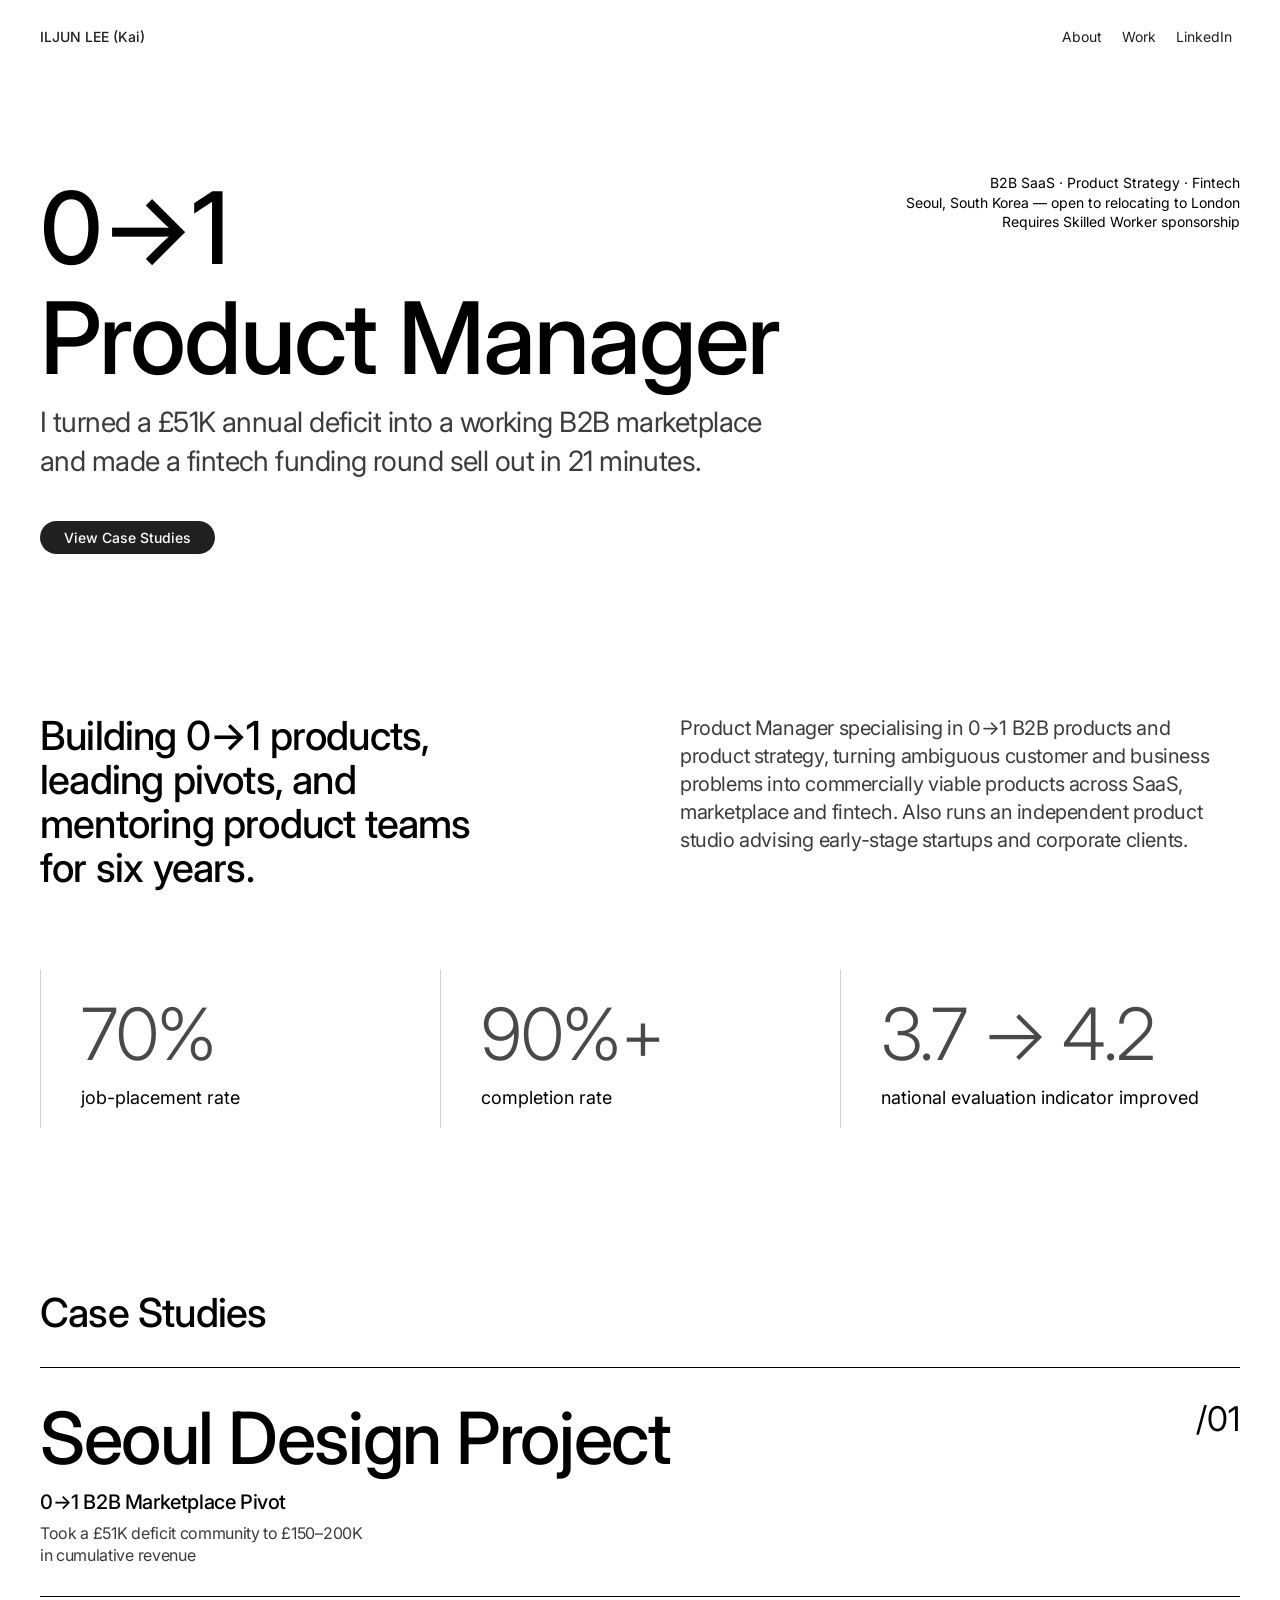
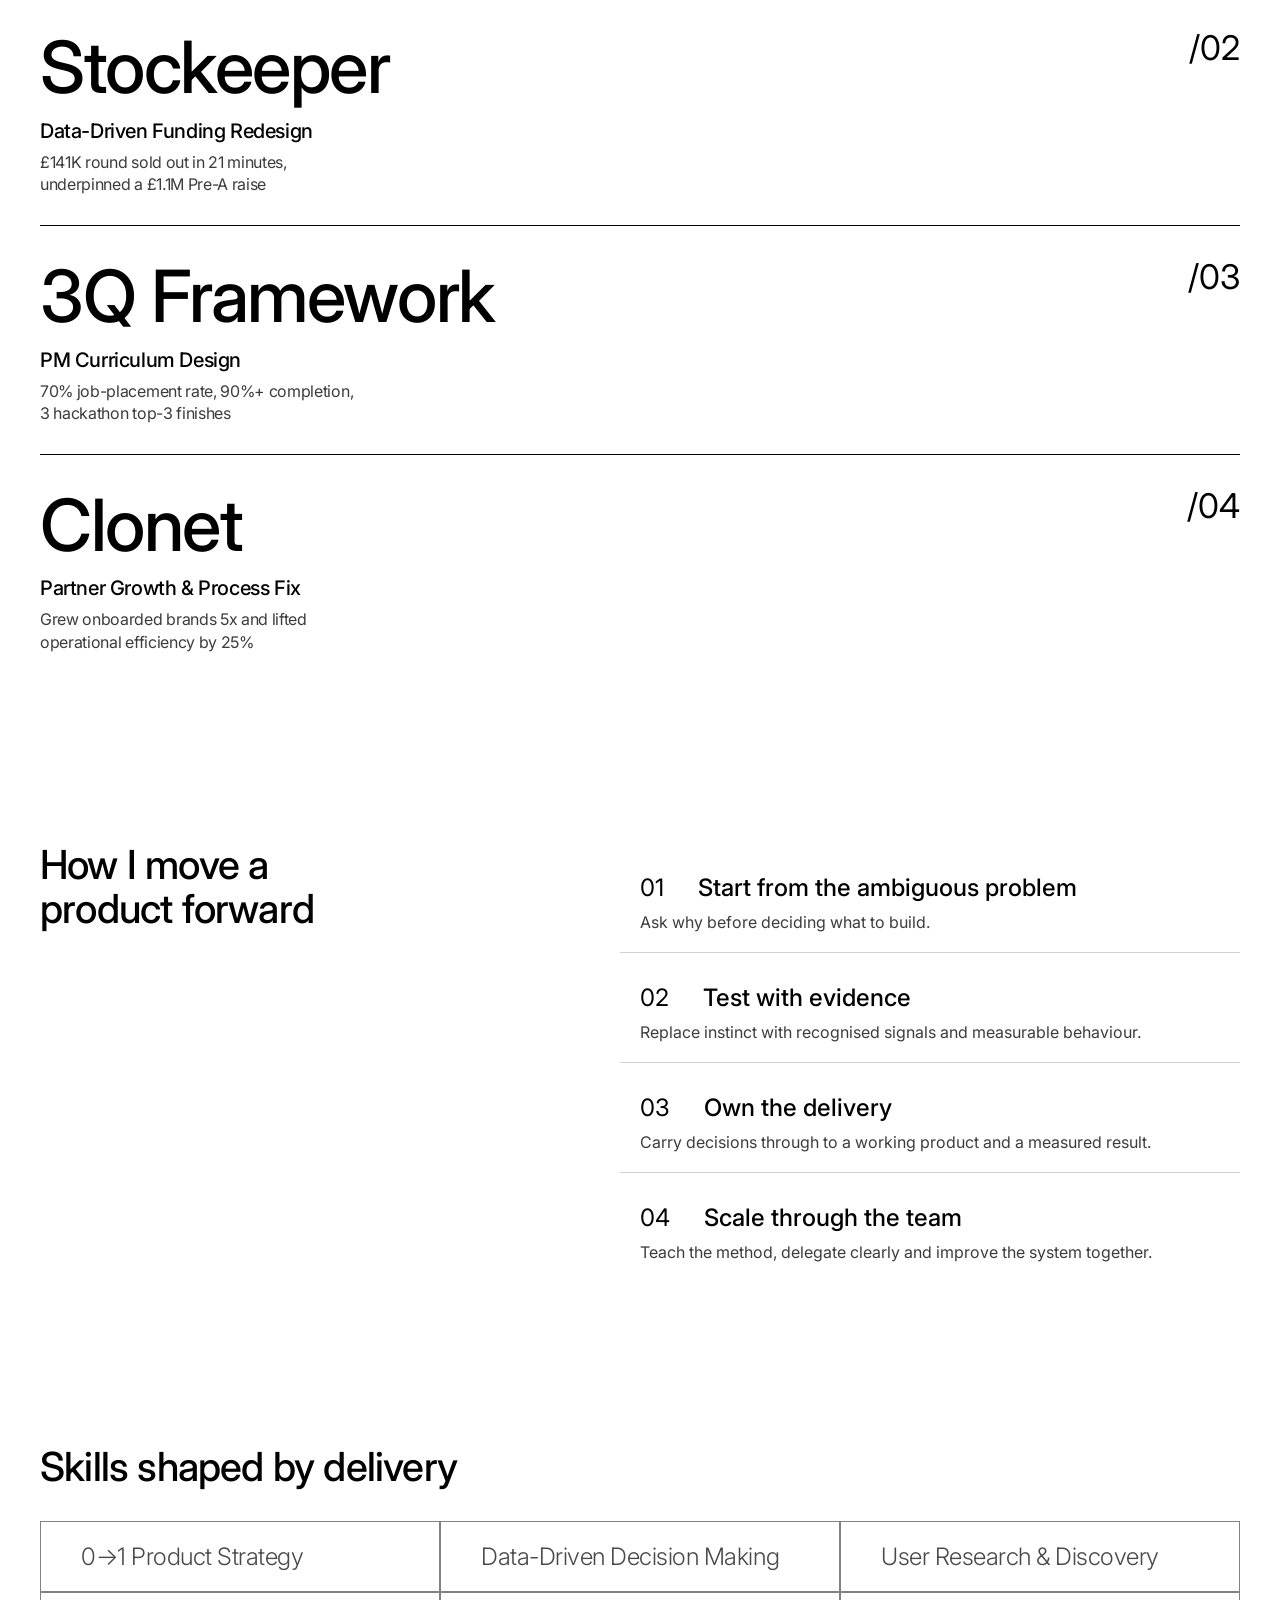
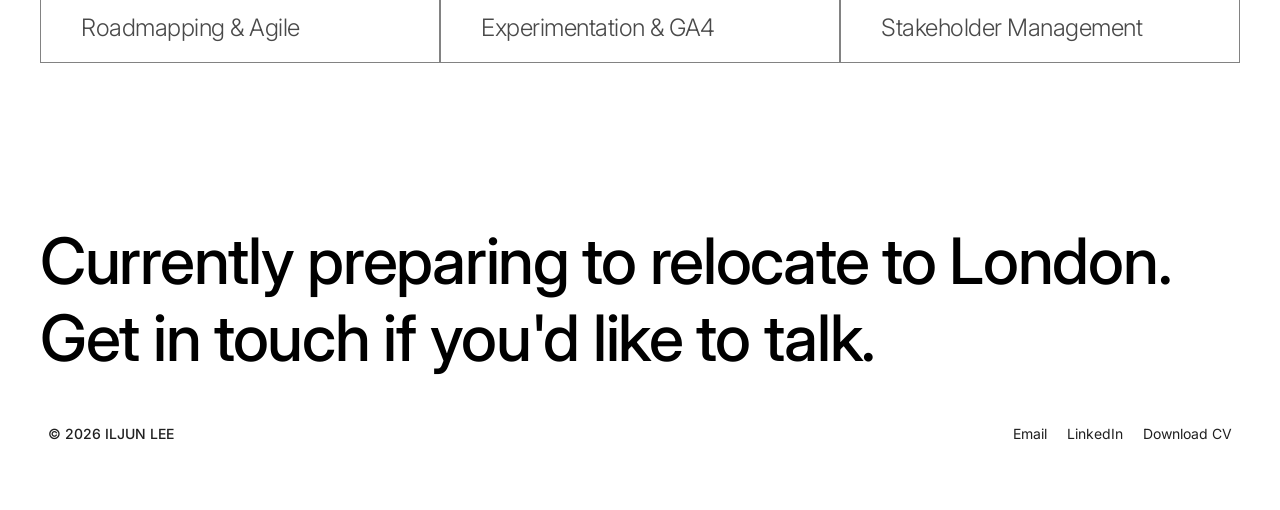
<file: index.html>
<!DOCTYPE html>
  <html lang="en">
  <head>
  <meta charset="UTF-8">
  <meta name="viewport" content="width=device-width, initial-scale=1.0">
  <title>Iljun Lee (Kai) — 0→1 Product Manager</title>
  <meta name="description" content="0-to-1 Product Manager. B2B SaaS, Product Strategy, Fintech. Seoul, open to relocating to London. Requires Skilled Worker sponsorship.">
  <link rel="stylesheet" href="styles.css">
  </head>
  <body>

  <nav class="top">
    <a class="name" href="index.html">ILJUN LEE (Kai)</a>
    <div class="links">
      <a href="#about">About</a>
      <a href="#work">Work</a>
      <a href="https://linkedin.com/in/iljunlee" target="_blank">LinkedIn</a>
    </div>
  </nav>

  <main>

    <section id="hero">
      <div class="hero-top">
        <h1>0→1<br>Product Manager</h1>
        <p class="meta">B2B SaaS · Product Strategy · Fintech<br>Seoul, South Korea — open to relocating to London<br>Requires Skilled Worker sponsorship</p>
    </div>
    <div class="hero-sub">
      <p>I turned a £51K annual deficit into a working B2B marketplace<br>and made a fintech funding round sell out in 21 minutes.</p>
        <a href="#work" class="btn">View Case Studies</a>
      </div>
    </section>

    <section id="about">
      <div class="about-row">
        <h2>Building 0→1 products, leading pivots, and mentoring product teams for six years.</h2>
        <p class="about-text">Product Manager specialising in 0→1 B2B products and product strategy, turning ambiguous customer and business problems into commercially viable products across SaaS, marketplace and fintech. Also runs an independent product studio advising early-stage startups and corporate clients.</p>
      </div>
      <div class="stats">
        <div class="stat">
          <div class="num">70%</div>
          <div class="label">job-placement rate</div>
        </div>
        <div class="stat">
          <div class="num">90%+</div>
          <div class="label">completion rate</div>
        </div>
        <div class="stat">
          <div class="num">3.7 → 4.2</div>
          <div class="label">national evaluation indicator improved</div>
        </div>
      </div>
    </section>

    <section id="work">
      <h2 class="section-heading">Case Studies</h2>
      <hr class="hr">
      <div class="work-list">
        <a class="work-item" href="case-1.html">
          <div>
            <h3>Seoul Design Project</h3>
          <div class="sub">0→1 B2B Marketplace Pivot</div>
          <div class="desc">Took a £51K deficit community to £150–200K<br>in cumulative revenue</div>
        </div>
        <div class="index">/01</div>
      </a>
      <a class="work-item" href="case-2.html">
          <div>
            <h3>Stockeeper</h3>
            <div class="sub">Data-Driven Funding Redesign</div>
          <div class="desc">£141K round sold out in 21 minutes,<br>underpinned a £1.1M Pre-A raise</div>
          </div>
          <div class="index">/02</div>
        </a>
        <a class="work-item" href="case-3.html">
          <div>
            <h3>3Q Framework</h3>
            <div class="sub">PM Curriculum Design</div>
            <div class="desc">70% job-placement rate, 90%+ completion,<br>3 hackathon top-3 finishes</div>
          </div>
          <div class="index">/03</div>
        </a>
        <a class="work-item" href="case-4.html">
          <div>
            <h3>Clonet</h3>
            <div class="sub">Partner Growth &amp; Process Fix</div>
          <div class="desc">Grew onboarded brands 5x and lifted<br>operational efficiency by 25%</div>
          </div>
          <div class="index">/04</div>
        </a>
      </div>
    </section>

    <section id="how">
      <div class="how-row">
        <h2>How I move a<br>product forward</h2>
        <div class="how-list">
          <div class="how-step">
            <div class="row"><span class="n">01</span><span class="t">Start from the ambiguous problem</span></div>
          <p>Ask why before deciding what to build.</p>
          </div>
          <div class="how-step">
            <div class="row"><span class="n">02</span><span class="t">Test with evidence</span></div>
          <p>Replace instinct with recognised signals and measurable behaviour.</p>
          </div>
          <div class="how-step">
            <div class="row"><span class="n">03</span><span class="t">Own the delivery</span></div>
          <p>Carry decisions through to a working product and a measured result.</p>
          </div>
          <div class="how-step">
            <div class="row"><span class="n">04</span><span class="t">Scale through the team</span></div>
            <p>Teach the method, delegate clearly and improve the system together.</p>
          </div>
        </div>
      </div>
    </section>

    <section id="skills">
      <h2 class="section-heading">Skills shaped by delivery</h2>
      <div class="skills-grid">
        <div class="skill">0→1 Product Strategy</div>
      <div class="skill">Data-Driven Decision Making</div>
        <div class="skill">User Research &amp; Discovery</div>
        <div class="skill">Roadmapping &amp; Agile</div>
        <div class="skill">Experimentation &amp; GA4</div>
        <div class="skill">Stakeholder Management</div>
      </div>
    </section>

    <footer>
      <p class="bignote">Currently preparing to relocate to London. Get in touch if you'd like to talk.</p>
      <div class="row">
        <div class="copy">© 2026 ILJUN LEE</div>
        <div class="links">
          <a href="mailto:iljunlee201@gmail.com">Email</a>
          <a href="https://linkedin.com/in/iljunlee" target="_blank">LinkedIn</a>
          <a href="ILJUN_LEE_CV.pdf" target="_blank">Download CV</a>
        </div>
      </div>
    </footer>

  </main>

  </body>
  </html>
</file>
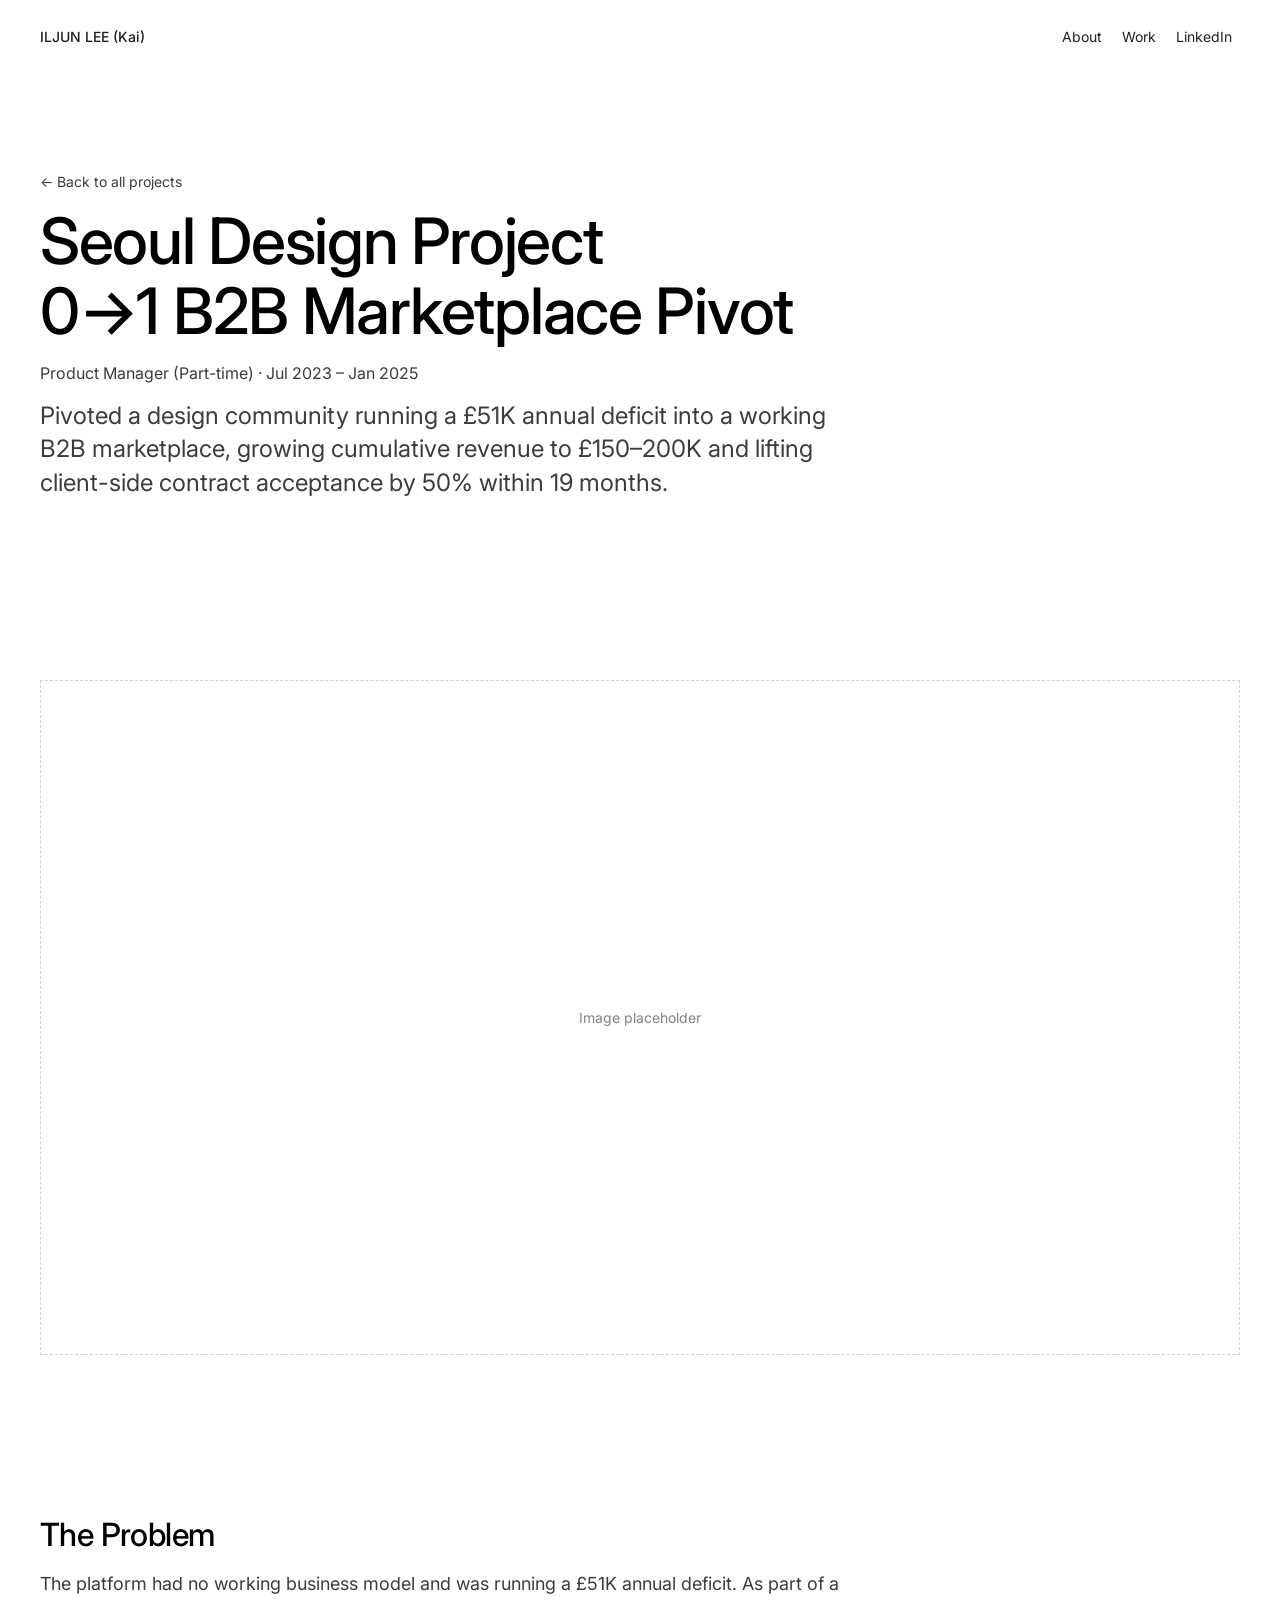
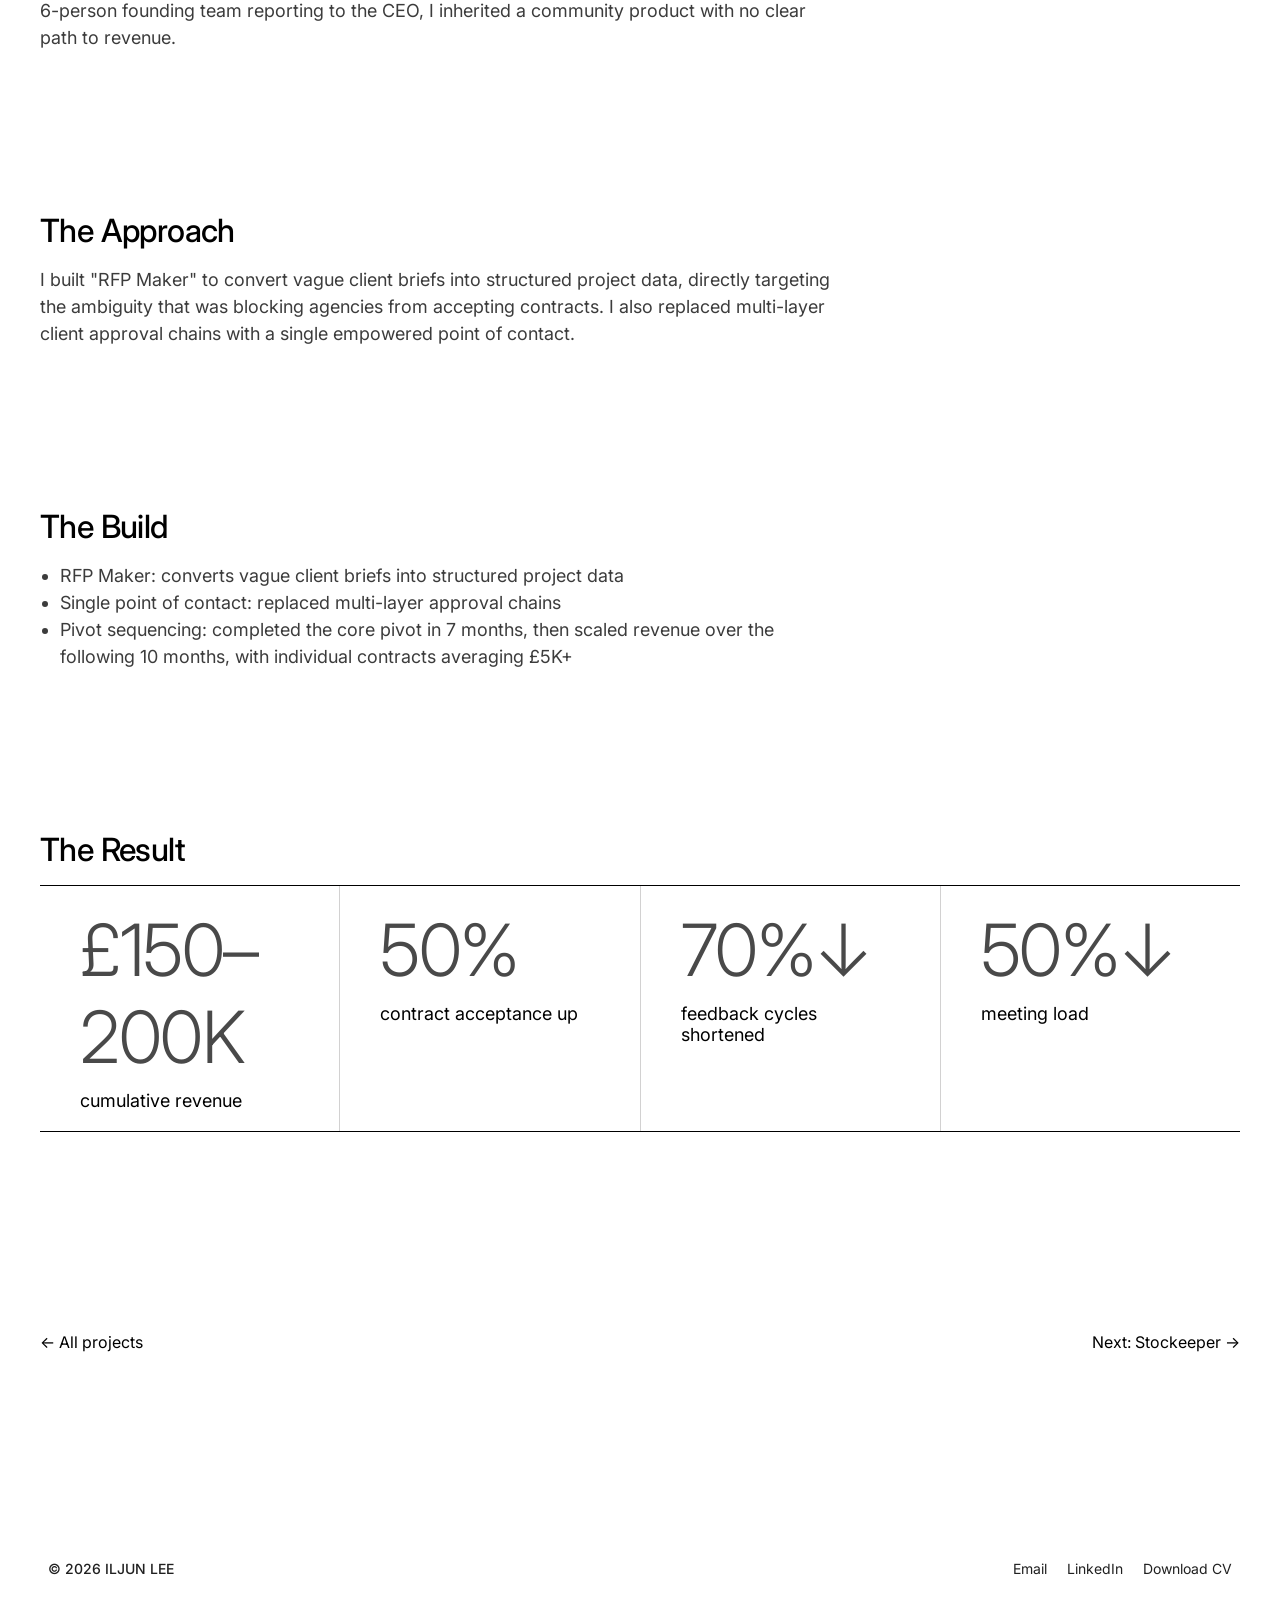
<file: case-1.html>
<!DOCTYPE html>
  <html lang="en">
  <head>
  <meta charset="UTF-8">
  <meta name="viewport" content="width=device-width, initial-scale=1.0">
  <title>Seoul Design Project — Iljun Lee</title>
<link rel="stylesheet" href="styles.css">
</head>
<body>

<nav class="top">
  <a class="name" href="index.html">ILJUN LEE (Kai)</a>
    <div class="links">
      <a href="index.html#about">About</a>
      <a href="index.html#work">Work</a>
      <a href="https://linkedin.com/in/iljunlee" target="_blank">LinkedIn</a>
    </div>
  </nav>

  <main>

    <section class="case-header">
      <a class="back" href="index.html#work">&larr; Back to all projects</a>
    <h1>Seoul Design Project<br>0→1 B2B Marketplace Pivot</h1>
    <p class="role">Product Manager (Part-time) · Jul 2023 – Jan 2025</p>
    <p class="summary">Pivoted a design community running a £51K annual deficit into a working B2B marketplace, growing cumulative revenue to £150–200K and lifting client-side contract acceptance by 50% within 19 months.</p>
    </section>

    <div class="img-placeholder">Image placeholder</div>

    <section class="case-block">
      <h2>The Problem</h2>
      <p>The platform had no working business model and was running a £51K annual deficit. As part of a 6-person founding team reporting to the CEO, I inherited a community product with no clear path to revenue.</p>
    </section>

    <section class="case-block">
      <h2>The Approach</h2>
      <p>I built "RFP Maker" to convert vague client briefs into structured project data, directly targeting the ambiguity that was blocking agencies from accepting contracts. I also replaced multi-layer client approval chains with a single empowered point of contact.</p>
  </section>

  <section class="case-block">
    <h2>The Build</h2>
    <ul>
      <li>RFP Maker: converts vague client briefs into structured project data</li>
        <li>Single point of contact: replaced multi-layer approval chains</li>
      <li>Pivot sequencing: completed the core pivot in 7 months, then scaled revenue over the following 10 months, with individual contracts averaging £5K+</li>
      </ul>
    </section>

    <section class="case-block">
      <h2>The Result</h2>
      <div class="case-results">
        <div class="stat"><div class="num">£150–200K</div><div class="label">cumulative revenue</div></div>
        <div class="stat"><div class="num">50%</div><div class="label">contract acceptance up</div></div>
      <div class="stat"><div class="num">70%↓</div><div class="label">feedback cycles shortened</div></div>
      <div class="stat"><div class="num">50%↓</div><div class="label">meeting load</div></div>
      </div>
    </section>

    <div class="case-nav">
      <a href="index.html#work">&larr; All projects</a>
    <a href="case-2.html">Next: Stockeeper &rarr;</a>
    </div>

    <footer>
      <div class="row">
        <div class="copy">© 2026 ILJUN LEE</div>
        <div class="links">
          <a href="mailto:iljunlee201@gmail.com">Email</a>
          <a href="https://linkedin.com/in/iljunlee" target="_blank">LinkedIn</a>
          <a href="ILJUN_LEE_CV.pdf" target="_blank">Download CV</a>
        </div>
      </div>
    </footer>

  </main>

  </body>
  </html>
</file>
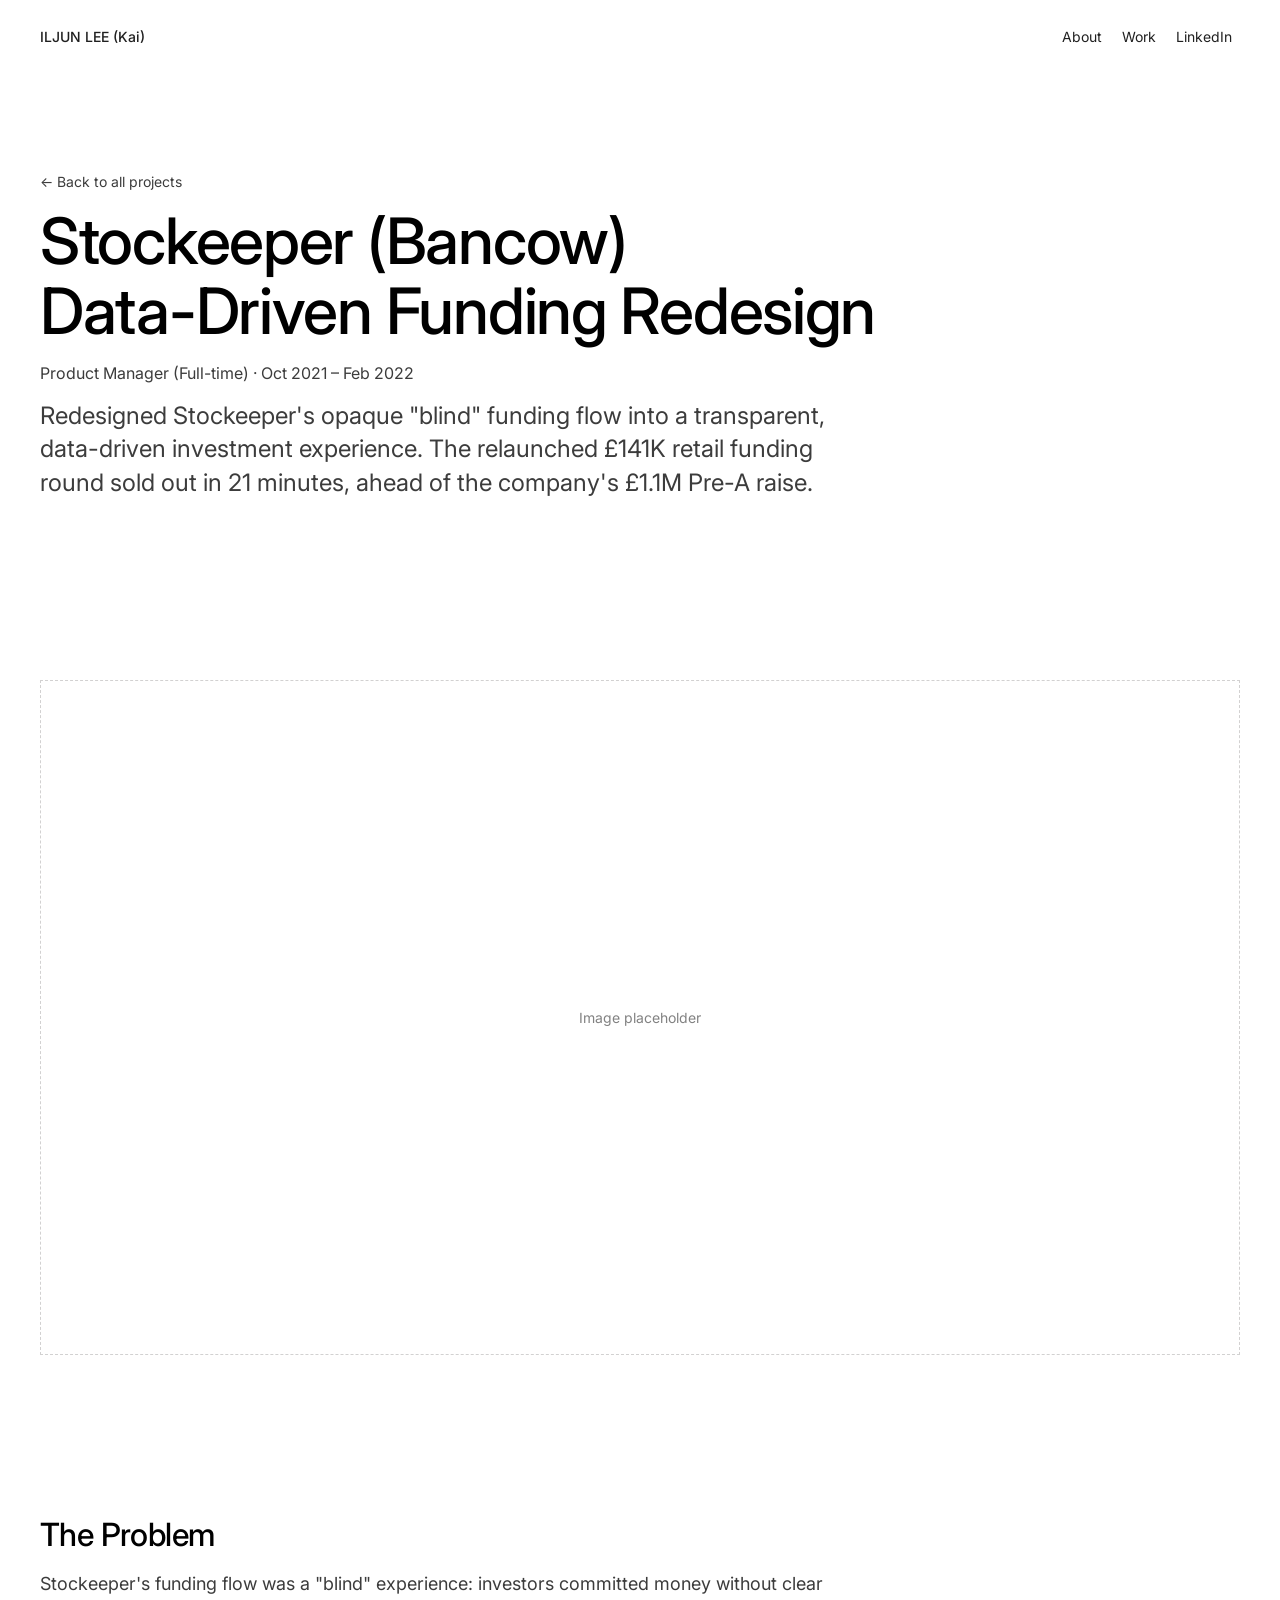
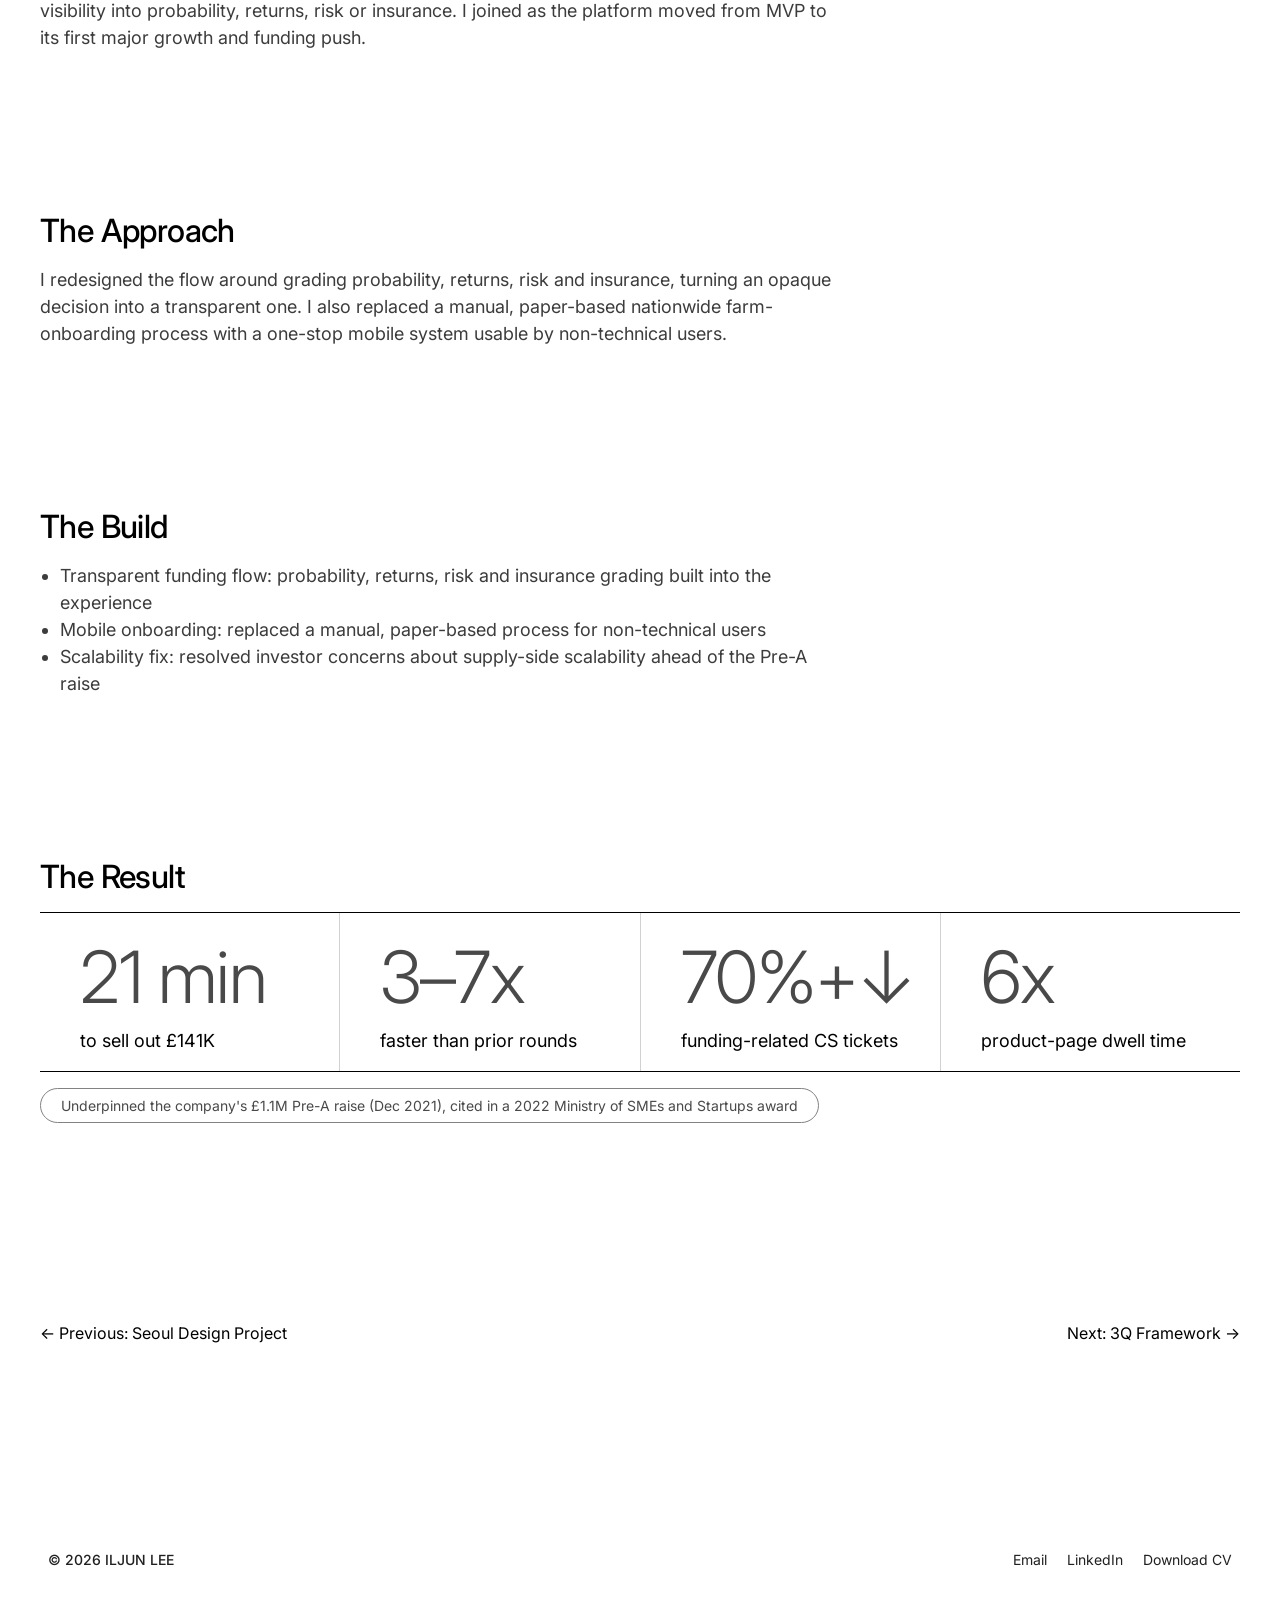
<file: case-2.html>
<!DOCTYPE html>
  <html lang="en">
  <head>
  <meta charset="UTF-8">
  <meta name="viewport" content="width=device-width, initial-scale=1.0">
  <title>Stockeeper — Iljun Lee</title>
<link rel="stylesheet" href="styles.css">
</head>
<body>

<nav class="top">
  <a class="name" href="index.html">ILJUN LEE (Kai)</a>
    <div class="links">
      <a href="index.html#about">About</a>
      <a href="index.html#work">Work</a>
      <a href="https://linkedin.com/in/iljunlee" target="_blank">LinkedIn</a>
    </div>
  </nav>

  <main>

    <section class="case-header">
      <a class="back" href="index.html#work">&larr; Back to all projects</a>
    <h1>Stockeeper (Bancow)<br>Data-Driven Funding Redesign</h1>
    <p class="role">Product Manager (Full-time) · Oct 2021 – Feb 2022</p>
    <p class="summary">Redesigned Stockeeper's opaque "blind" funding flow into a transparent, data-driven investment experience. The relaunched £141K retail funding round sold out in 21 minutes, ahead of the company's £1.1M Pre-A raise.</p>
    </section>

    <div class="img-placeholder">Image placeholder</div>

    <section class="case-block">
      <h2>The Problem</h2>
      <p>Stockeeper's funding flow was a "blind" experience: investors committed money without clear visibility into probability, returns, risk or insurance. I joined as the platform moved from MVP to its first major growth and funding push.</p>
    </section>

    <section class="case-block">
      <h2>The Approach</h2>
      <p>I redesigned the flow around grading probability, returns, risk and insurance, turning an opaque decision into a transparent one. I also replaced a manual, paper-based nationwide farm-onboarding process with a one-stop mobile system usable by non-technical users.</p>
    </section>

    <section class="case-block">
      <h2>The Build</h2>
      <ul>
        <li>Transparent funding flow: probability, returns, risk and insurance grading built into the experience</li>
        <li>Mobile onboarding: replaced a manual, paper-based process for non-technical users</li>
        <li>Scalability fix: resolved investor concerns about supply-side scalability ahead of the Pre-A raise</li>
      </ul>
    </section>

    <section class="case-block">
      <h2>The Result</h2>
      <div class="case-results">
        <div class="stat"><div class="num">21 min</div><div class="label">to sell out £141K</div></div>
      <div class="stat"><div class="num">3–7x</div><div class="label">faster than prior rounds</div></div>
        <div class="stat"><div class="num">70%+↓</div><div class="label">funding-related CS tickets</div></div>
        <div class="stat"><div class="num">6x</div><div class="label">product-page dwell time</div></div>
    </div>
    <span class="badge">Underpinned the company's £1.1M Pre-A raise (Dec 2021), cited in a 2022 Ministry of SMEs and Startups award</span>
    </section>

    <div class="case-nav">
      <a href="case-1.html">&larr; Previous: Seoul Design Project</a>
    <a href="case-3.html">Next: 3Q Framework &rarr;</a>
    </div>

    <footer>
      <div class="row">
        <div class="copy">© 2026 ILJUN LEE</div>
        <div class="links">
          <a href="mailto:iljunlee201@gmail.com">Email</a>
          <a href="https://linkedin.com/in/iljunlee" target="_blank">LinkedIn</a>
          <a href="ILJUN_LEE_CV.pdf" target="_blank">Download CV</a>
        </div>
      </div>
    </footer>

  </main>

  </body>
  </html>
</file>
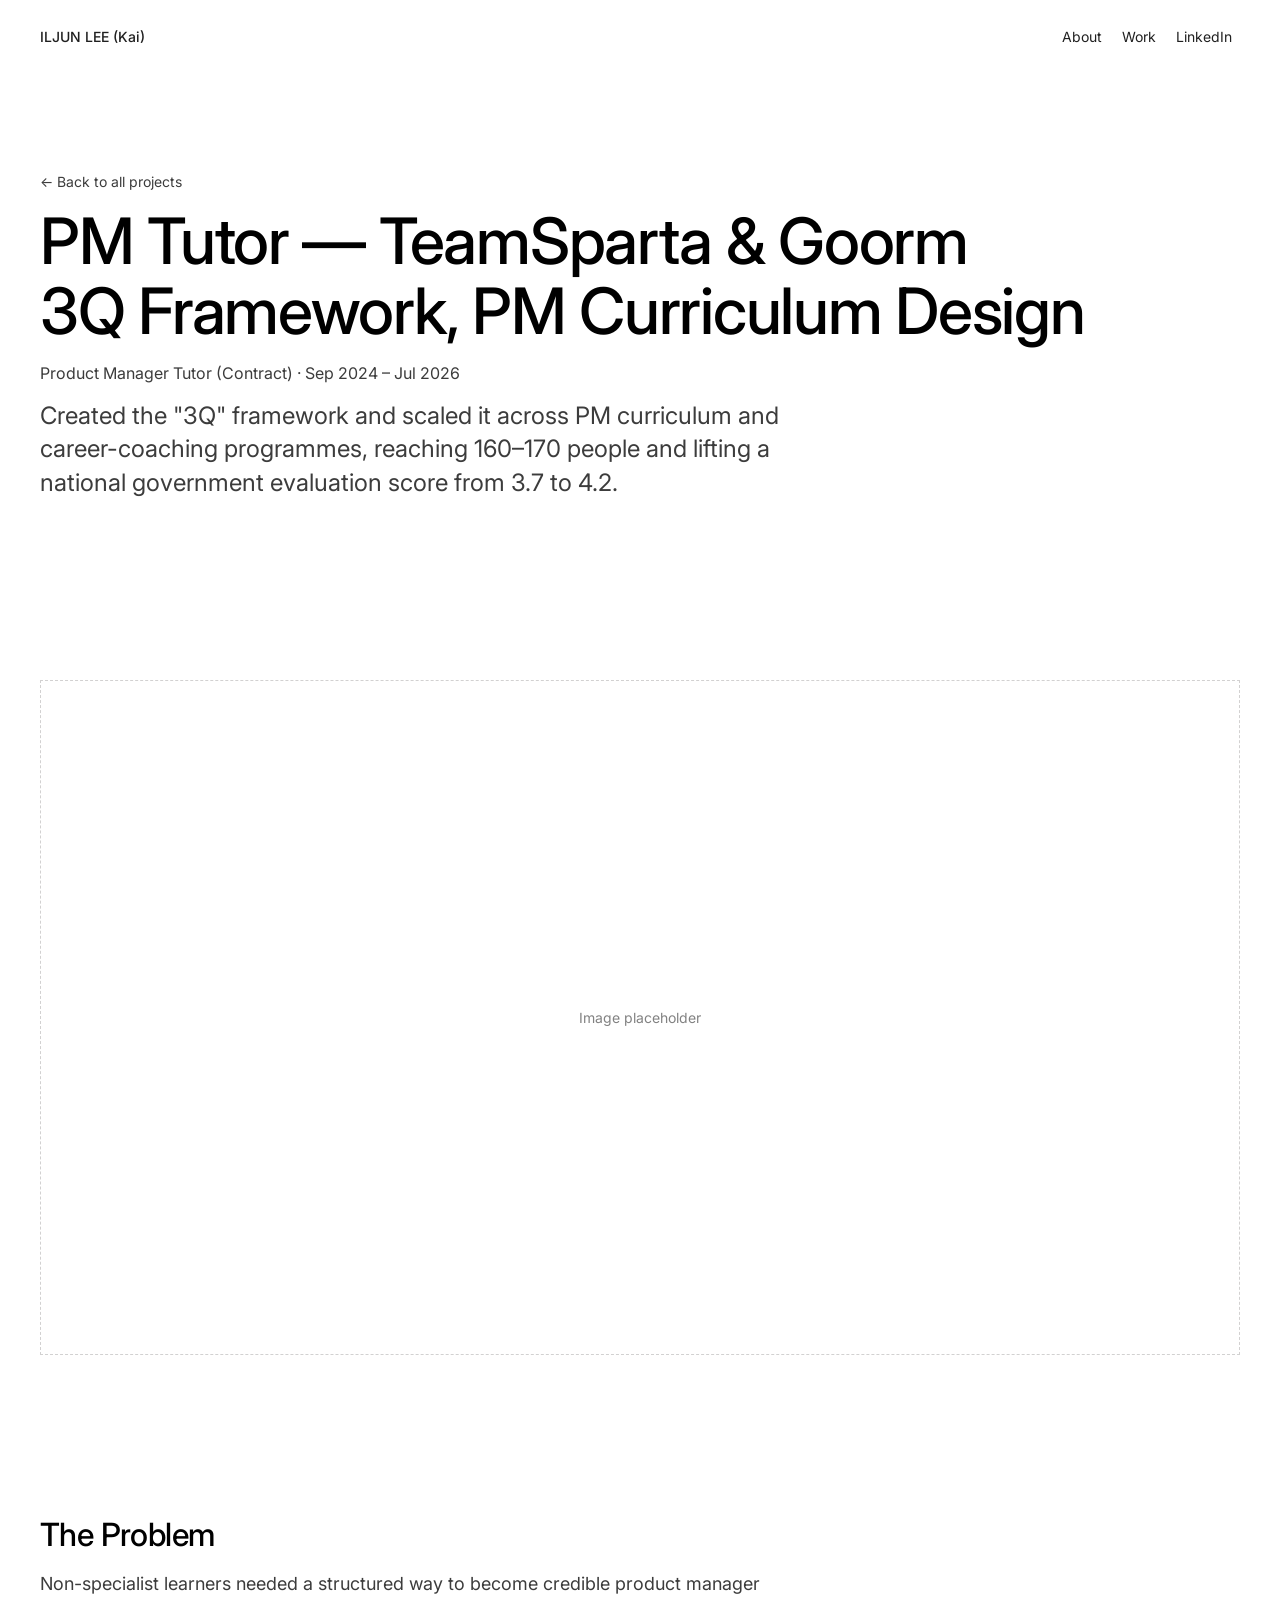
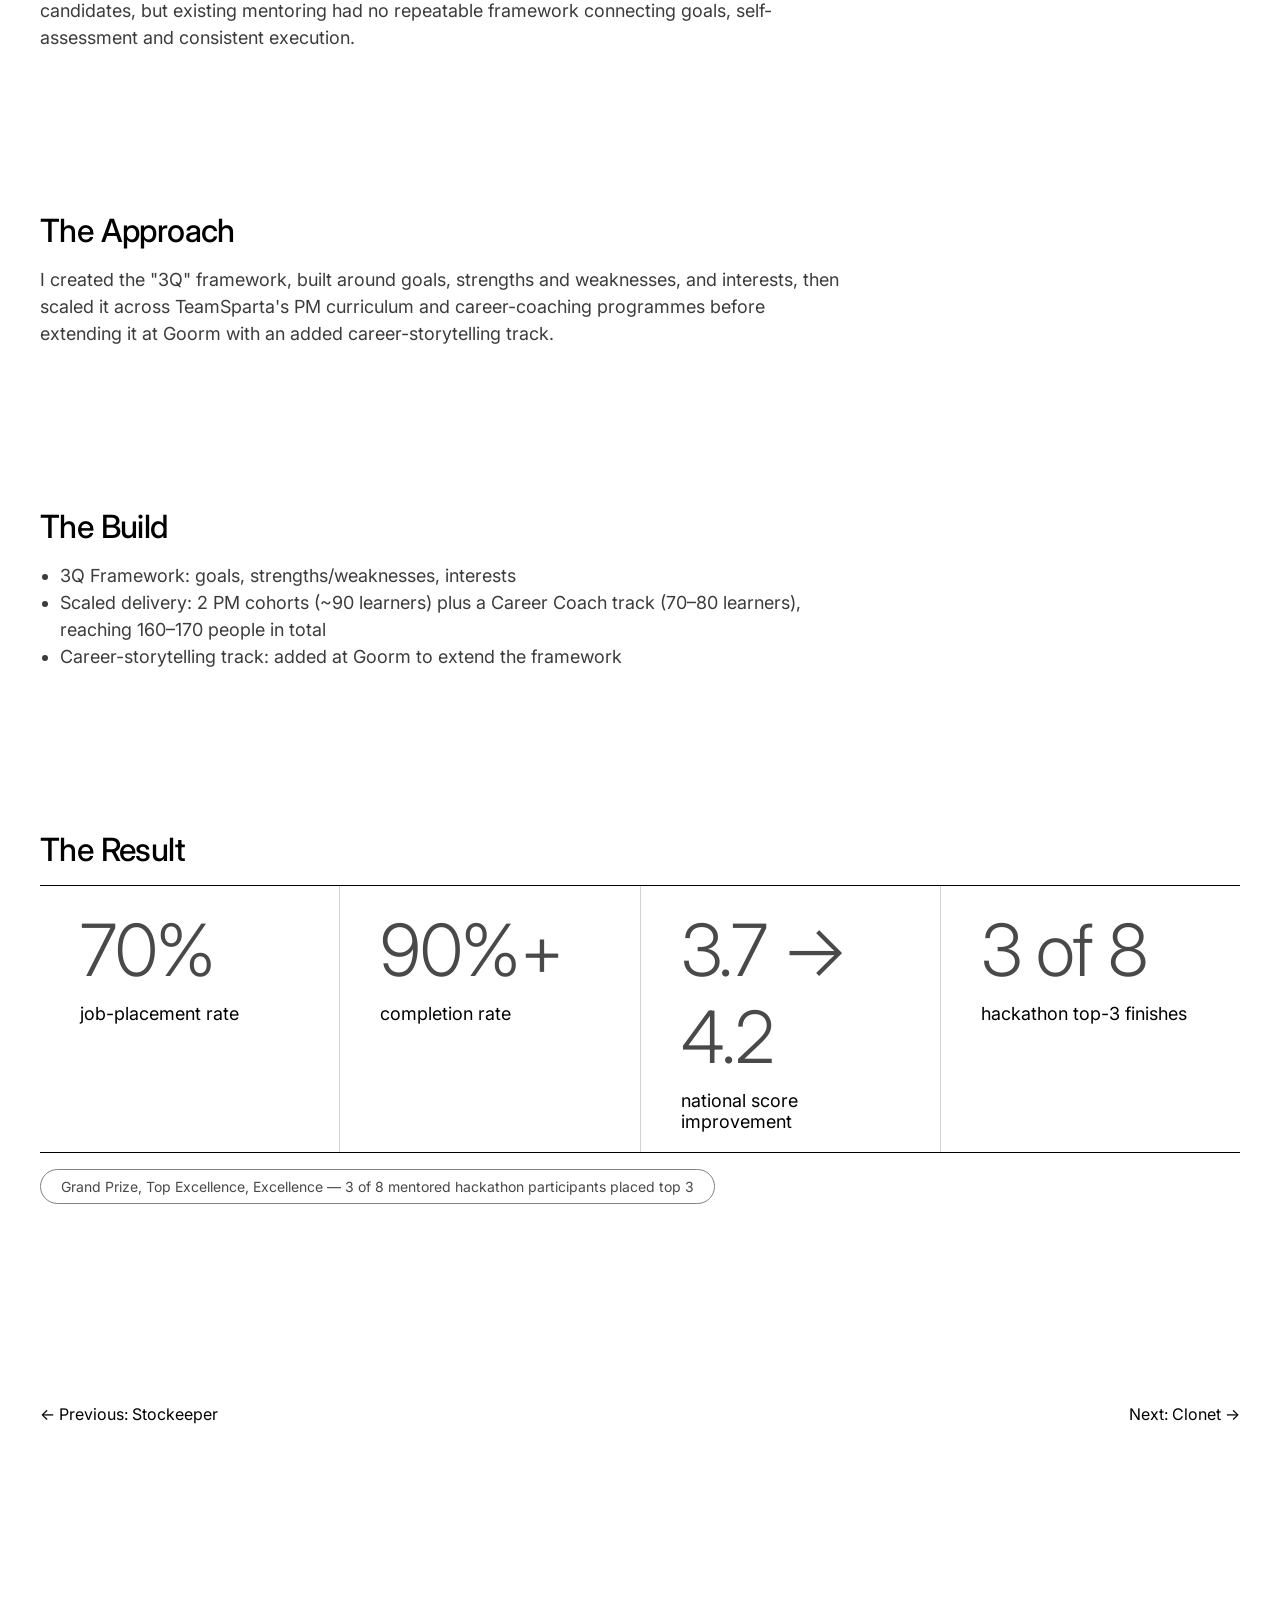
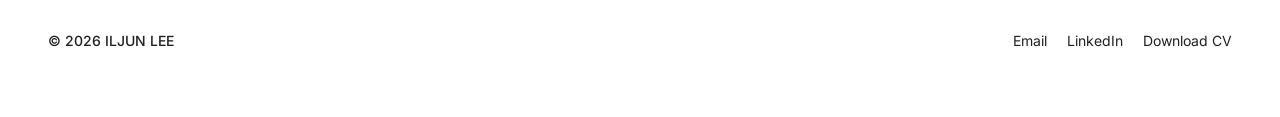
<file: case-3.html>
<!DOCTYPE html>
  <html lang="en">
  <head>
  <meta charset="UTF-8">
  <meta name="viewport" content="width=device-width, initial-scale=1.0">
  <title>3Q Framework — Iljun Lee</title>
<link rel="stylesheet" href="styles.css">
  </head>
  <body>

  <nav class="top">
      <a class="name" href="index.html">ILJUN LEE (Kai)</a>
    <div class="links">
      <a href="index.html#about">About</a>
      <a href="index.html#work">Work</a>
      <a href="https://linkedin.com/in/iljunlee" target="_blank">LinkedIn</a>
    </div>
  </nav>

  <main>

    <section class="case-header">
      <a class="back" href="index.html#work">&larr; Back to all projects</a>
    <h1>PM Tutor — TeamSparta &amp; Goorm<br>3Q Framework, PM Curriculum Design</h1>
      <p class="role">Product Manager Tutor (Contract) · Sep 2024 – Jul 2026</p>
      <p class="summary">Created the "3Q" framework and scaled it across PM curriculum and career-coaching programmes, reaching 160–170 people and lifting a national government evaluation score from 3.7 to 4.2.</p>
    </section>

    <div class="img-placeholder">Image placeholder</div>

    <section class="case-block">
      <h2>The Problem</h2>
      <p>Non-specialist learners needed a structured way to become credible product manager candidates, but existing mentoring had no repeatable framework connecting goals, self-assessment and consistent execution.</p>
    </section>

    <section class="case-block">
      <h2>The Approach</h2>
      <p>I created the "3Q" framework, built around goals, strengths and weaknesses, and interests, then scaled it across TeamSparta's PM curriculum and career-coaching programmes before extending it at Goorm with an added career-storytelling track.</p>
    </section>

    <section class="case-block">
      <h2>The Build</h2>
      <ul>
        <li>3Q Framework: goals, strengths/weaknesses, interests</li>
        <li>Scaled delivery: 2 PM cohorts (~90 learners) plus a Career Coach track (70–80 learners), reaching 160–170 people in total</li>
      <li>Career-storytelling track: added at Goorm to extend the framework</li>
    </ul>
  </section>

  <section class="case-block">
    <h2>The Result</h2>
    <div class="case-results">
      <div class="stat"><div class="num">70%</div><div class="label">job-placement rate</div></div>
        <div class="stat"><div class="num">90%+</div><div class="label">completion rate</div></div>
        <div class="stat"><div class="num">3.7 &rarr; 4.2</div><div class="label">national score improvement</div></div>
      <div class="stat"><div class="num">3 of 8</div><div class="label">hackathon top-3 finishes</div></div>
      </div>
      <span class="badge">Grand Prize, Top Excellence, Excellence — 3 of 8 mentored hackathon participants placed top 3</span>
    </section>

    <div class="case-nav">
      <a href="case-2.html">&larr; Previous: Stockeeper</a>
      <a href="case-4.html">Next: Clonet &rarr;</a>
    </div>

    <footer>
      <div class="row">
        <div class="copy">© 2026 ILJUN LEE</div>
        <div class="links">
          <a href="mailto:iljunlee201@gmail.com">Email</a>
          <a href="https://linkedin.com/in/iljunlee" target="_blank">LinkedIn</a>
          <a href="ILJUN_LEE_CV.pdf" target="_blank">Download CV</a>
        </div>
      </div>
    </footer>

  </main>

  </body>
  </html>
</file>
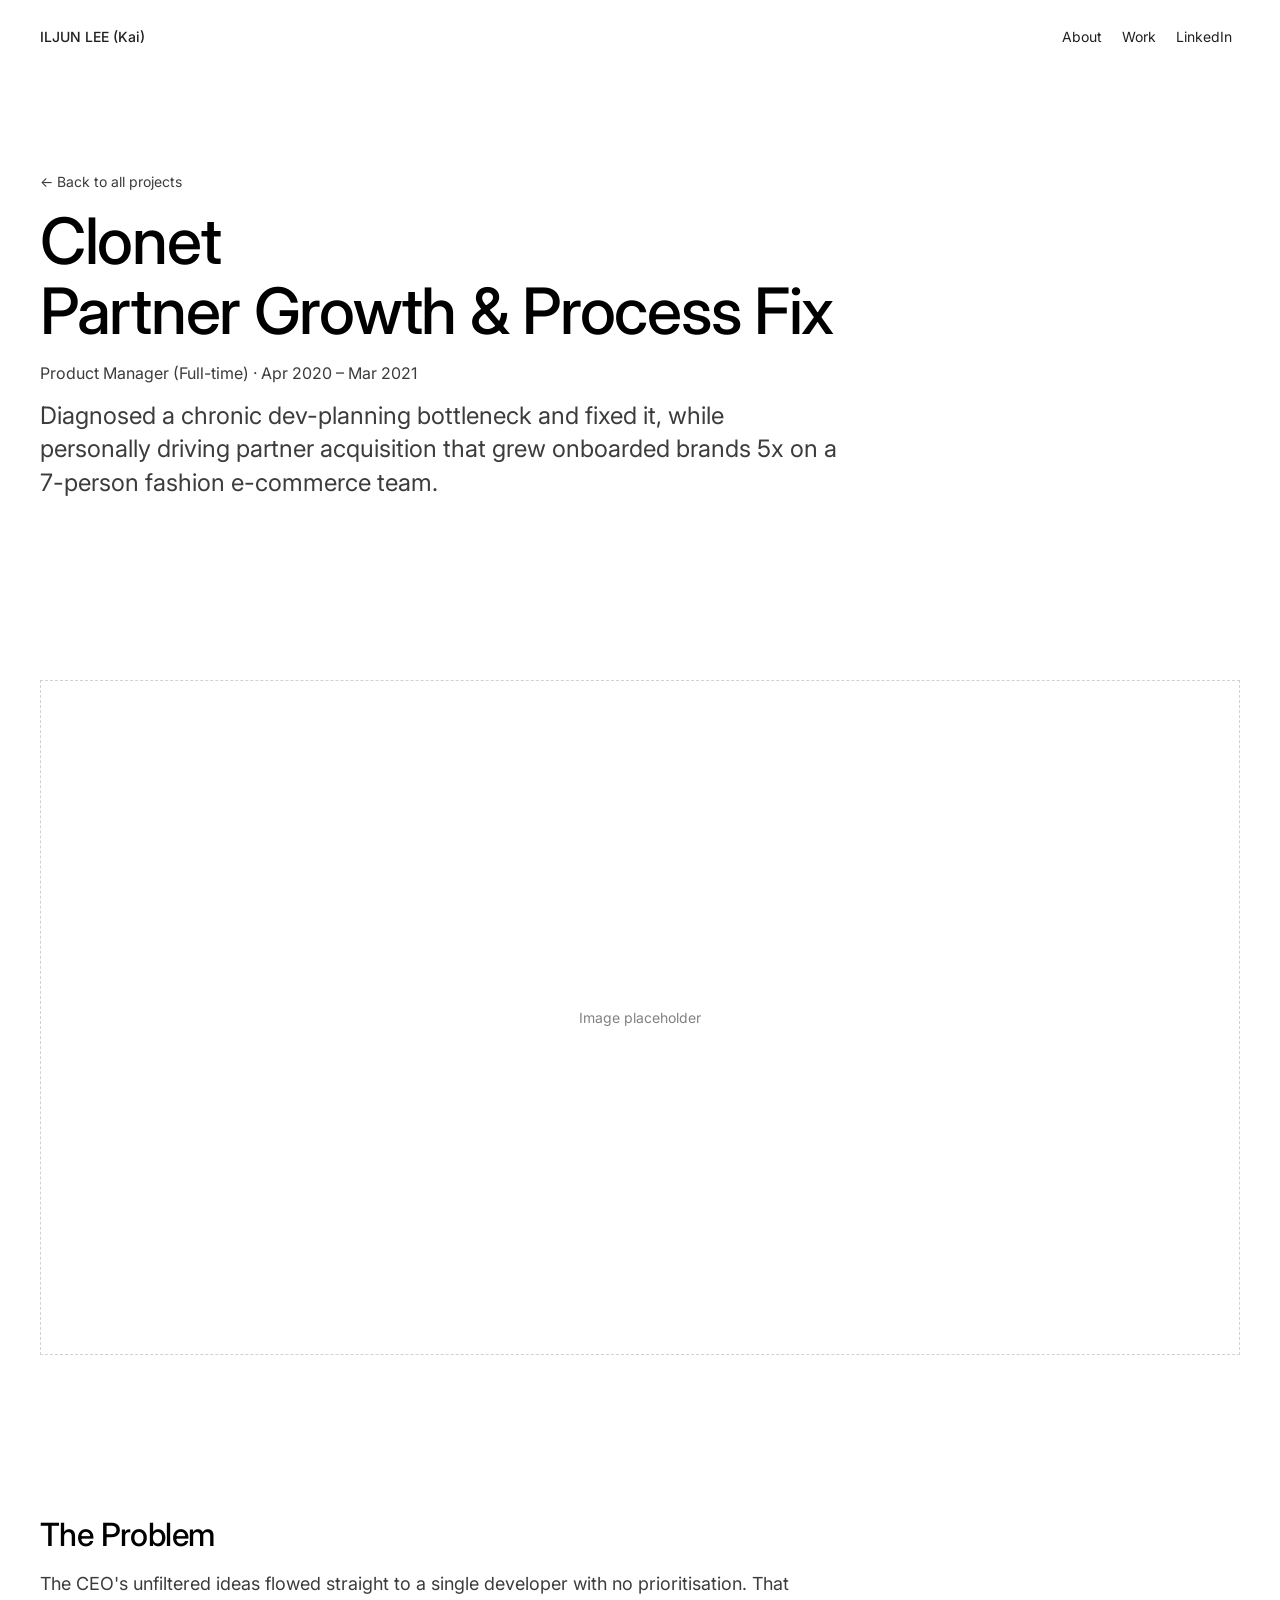
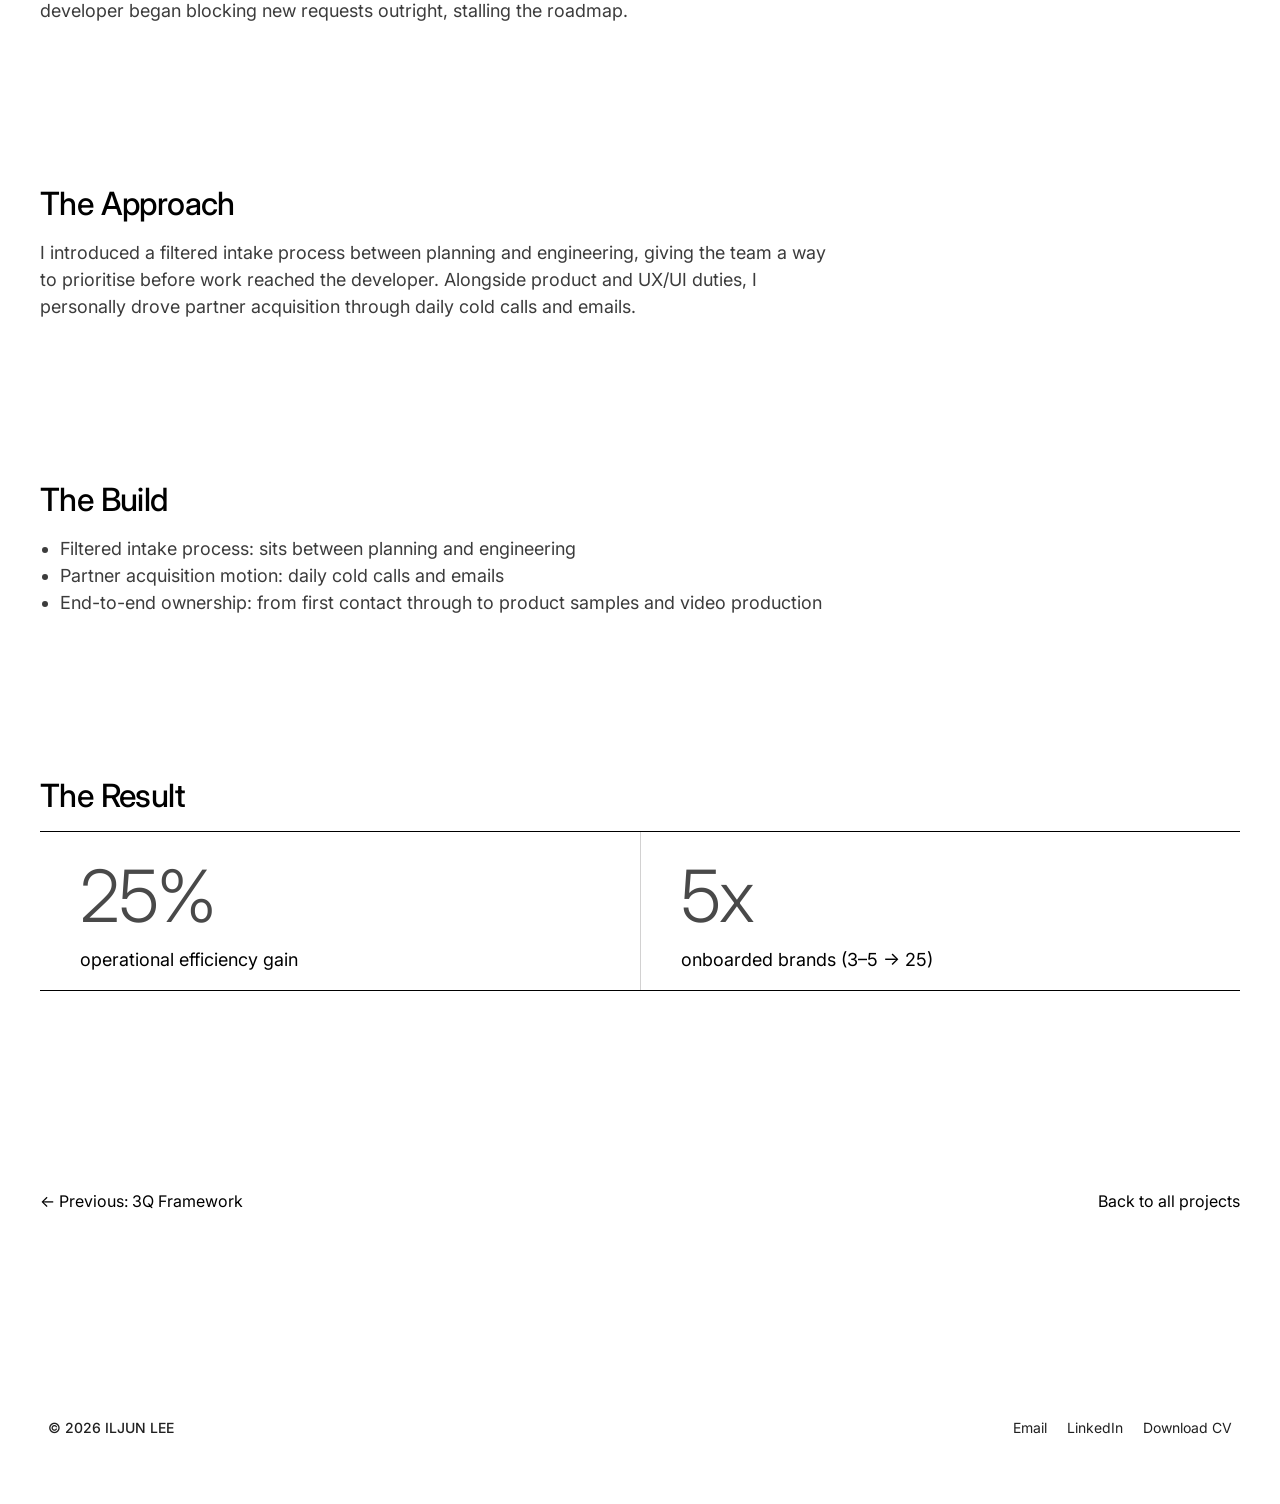
<file: case-4.html>
<!DOCTYPE html>
  <html lang="en">
  <head>
  <meta charset="UTF-8">
  <meta name="viewport" content="width=device-width, initial-scale=1.0">
  <title>Clonet — Iljun Lee</title>
<link rel="stylesheet" href="styles.css">
</head>
<body>

<nav class="top">
    <a class="name" href="index.html">ILJUN LEE (Kai)</a>
  <div class="links">
    <a href="index.html#about">About</a>
      <a href="index.html#work">Work</a>
      <a href="https://linkedin.com/in/iljunlee" target="_blank">LinkedIn</a>
    </div>
  </nav>

  <main>

    <section class="case-header">
      <a class="back" href="index.html#work">&larr; Back to all projects</a>
    <h1>Clonet<br>Partner Growth &amp; Process Fix</h1>
    <p class="role">Product Manager (Full-time) · Apr 2020 – Mar 2021</p>
    <p class="summary">Diagnosed a chronic dev-planning bottleneck and fixed it, while personally driving partner acquisition that grew onboarded brands 5x on a 7-person fashion e-commerce team.</p>
    </section>

    <div class="img-placeholder">Image placeholder</div>

    <section class="case-block">
      <h2>The Problem</h2>
      <p>The CEO's unfiltered ideas flowed straight to a single developer with no prioritisation. That developer began blocking new requests outright, stalling the roadmap.</p>
    </section>

    <section class="case-block">
      <h2>The Approach</h2>
      <p>I introduced a filtered intake process between planning and engineering, giving the team a way to prioritise before work reached the developer. Alongside product and UX/UI duties, I personally drove partner acquisition through daily cold calls and emails.</p>
  </section>

  <section class="case-block">
    <h2>The Build</h2>
    <ul>
      <li>Filtered intake process: sits between planning and engineering</li>
      <li>Partner acquisition motion: daily cold calls and emails</li>
      <li>End-to-end ownership: from first contact through to product samples and video production</li>
      </ul>
    </section>

    <section class="case-block">
      <h2>The Result</h2>
      <div class="case-results">
        <div class="stat"><div class="num">25%</div><div class="label">operational efficiency gain</div></div>
      <div class="stat"><div class="num">5x</div><div class="label">onboarded brands (3–5 &rarr; 25)</div></div>
    </div>
    </section>

    <div class="case-nav">
      <a href="case-3.html">&larr; Previous: 3Q Framework</a>
      <a href="index.html#work">Back to all projects</a>
    </div>

    <footer>
      <div class="row">
        <div class="copy">© 2026 ILJUN LEE</div>
        <div class="links">
          <a href="mailto:iljunlee201@gmail.com">Email</a>
          <a href="https://linkedin.com/in/iljunlee" target="_blank">LinkedIn</a>
          <a href="ILJUN_LEE_CV.pdf" target="_blank">Download CV</a>
        </div>
      </div>
    </footer>

  </main>

  </body>
  </html>
</file>
<file: styles.css>
@import url('https://fonts.googleapis.com/css2?family=Inter:wght@300;400;500&display=swap');

* { margin: 0; padding: 0; box-sizing: border-box; }

body {
    font-family: 'Inter', sans-serif;
    color: #000;
    background: #fff;
}

.wrap {
    max-width: 1920px;
    margin: 0 auto;
    padding: 0 40px;
}

a { color: inherit; text-decoration: none; }

/* Nav */
nav.top {
    display: flex;
    justify-content: space-between;
    align-items: center;
    padding: 20px 40px;
    max-width: 1920px;
    margin: 0 auto;
}
nav.top .name {
    font-weight: 500;
    font-size: 14px;
    color: #202020;
        cursor: pointer;
}
nav.top .links {
    display: flex;
    gap: 4px;
}
nav.top .links a {
    padding: 8px;
    font-size: 14px;
    color: #202020;
}

main { display: flex; flex-direction: column; gap: 160px; padding: 0 40px; margin-top: 100px; max-width: 1920px; margin-left: auto; margin-right: auto; }

/* Hero */
.hero-top {
    display: flex;
    justify-content: space-between;
    align-items: flex-start;
    gap: 40px;
    flex-wrap: wrap;
}
.hero-top h1 {
    font-weight: 500;
    font-size: 100px;
    line-height: 1.1;
    letter-spacing: -2px;
}
.hero-top .meta {
    font-size: 14px;
    text-align: right;
    line-height: 1.4;
    white-space: nowrap;
}
.hero-sub {
    display: flex;
    flex-direction: column;
    gap: 40px;
    margin-top: 10px;
}
.hero-sub p {
    font-size: 28px;
    color: #3c3c3c;
    letter-spacing: -0.56px;
    line-height: 1.4;
}
.btn {
    display: inline-flex;
    align-self: flex-start;
    background: #202020;
    color: #fff;
    border-radius: 99px;
    padding: 8px 24px;
    font-size: 14px;
    font-weight: 500;
    border: none;
    cursor: pointer;
}

/* About + Stats */
.about-row {
    display: flex;
    justify-content: space-between;
    gap: 40px;
    flex-wrap: wrap;
}
.about-row h2 {
    font-weight: 500;
    font-size: 40px;
    letter-spacing: -0.8px;
    line-height: 1.1;
    max-width: 480px;
    flex: 1;
}
.about-row .about-text {
    font-size: 20px;
    color: #3c3c3c;
    letter-spacing: -0.4px;
    line-height: 1.4;
    max-width: 560px;
}
.stats {
    display: flex;
    width: 100%;
    flex-wrap: wrap;
    margin-top: 80px;
}
.stat {
    flex: 1;
    min-width: 220px;
    border-left: 1px solid #d2d1d1;
    padding: 20px 40px;
}
.stat .num {
    font-weight: 300;
    font-size: 72px;
    color: #494949;
    letter-spacing: -1.44px;
}
.stat .label {
    font-size: 18px;
    color: #000;
    margin-top: 10px;
}

/* Case Studies */
.section-heading {
    font-weight: 500;
    font-size: 40px;
    letter-spacing: -0.8px;
    margin-bottom: 30px;
}
.hr { border: none; border-top: 1px solid #000; margin: 0 0 30px; }
.work-item {
    display: flex;
    justify-content: space-between;
    align-items: flex-start;
    padding: 30px 0;
    border-bottom: 1px solid #000;
    gap: 20px;
}
.work-item:first-of-type { padding-top: 0; }
.work-item:last-of-type { border-bottom: none; }
.work-item h3 {
    font-weight: 500;
    font-size: 72px;
    letter-spacing: -1.44px;
    line-height: 1.1;
}
.work-item .sub {
    font-weight: 500;
    font-size: 20px;
    letter-spacing: -0.4px;
    margin: 12px 0 8px;
}
.work-item .desc {
    font-size: 16px;
    color: #3c3c3c;
    letter-spacing: -0.32px;
    line-height: 1.4;
}
.work-item .index {
    font-size: 34px;
    flex-shrink: 0;
}

/* How I Work */
.how-row {
    display: flex;
    gap: 100px;
    flex-wrap: wrap;
}
.how-row h2 {
    font-weight: 500;
    font-size: 40px;
    letter-spacing: -0.8px;
    line-height: 1.1;
    max-width: 480px;
    flex: 1;
}
.how-list { flex: 1; min-width: 280px; }
.how-step {
    padding: 20px;
    border-bottom: 1px solid #d2d1d1;
}
.how-step:last-child { border-bottom: none; }
.how-step .row {
    display: flex;
    align-items: center;
    gap: 34px;
    font-size: 24px;
    padding: 10px 0;
}
.how-step .row .n { font-weight: 400; }
.how-step .row .t { font-weight: 500; }
.how-step p {
    font-size: 16px;
    color: #3c3c3c;
}

/* Skills */
.skills-grid {
    display: grid;
    grid-template-columns: repeat(3, 1fr);
}
.skill {
    border: 1px solid #828282;
    padding: 20px 40px;
    font-weight: 300;
    font-size: 24px;
    color: #494949;
    letter-spacing: -0.48px;
}

/* Footer */
footer .bignote {
    font-weight: 500;
    font-size: 64px;
    letter-spacing: -1.28px;
    line-height: 1.2;
    margin-bottom: 40px;
}
footer .row {
    display: flex;
    justify-content: space-between;
    align-items: center;
    padding-bottom: 60px;
    flex-wrap: wrap;
    gap: 12px;
}
footer .row .copy { font-weight: 500; font-size: 14px; color: #202020; padding: 8px; }
footer .row .links { display: flex; gap: 4px; }
footer .row .links a { padding: 8px; font-size: 14px; color: #202020; }

/* Case study detail pages */
.case-header {
    display: flex;
    flex-direction: column;
    gap: 16px;
    margin-bottom: 20px;
}
.case-header .back { font-size: 14px; color: #3c3c3c; }
.case-header h1 { font-weight: 500; font-size: 64px; letter-spacing: -1.28px; line-height: 1.1; }
.case-header .role { font-size: 16px; color: #3c3c3c; }
.case-header .summary { font-size: 24px; color: #3c3c3c; max-width: 800px; line-height: 1.4; }
.case-block { display: flex; flex-direction: column; gap: 16px; }
.case-block h2 { font-weight: 500; font-size: 32px; letter-spacing: -0.6px; }
.case-block p, .case-block ul { font-size: 18px; color: #3c3c3c; line-height: 1.5; max-width: 800px; }
.case-block ul { padding-left: 20px; }
.case-results {
    display: flex;
    flex-wrap: wrap;
    gap: 0;
    border-top: 1px solid #000;
    border-bottom: 1px solid #000;
}
.case-results .stat { border-left: 1px solid #d2d1d1; }
.case-results .stat:first-child { border-left: none; }
.badge {
    display: inline-block;
    border: 1px solid #828282;
    border-radius: 99px;
    padding: 8px 20px;
    font-size: 14px;
    color: #494949;
    width: fit-content;
}
.case-nav {
    display: flex;
    justify-content: space-between;
    padding: 40px 0;
    font-size: 16px;
}

/* Responsive */
@media (max-width: 900px) {
    .hero-top h1 { font-size: 56px; letter-spacing: -1px; }
    .hero-top .meta { text-align: left; white-space: normal; }
    .hero-sub p { font-size: 22px; }
    .about-row h2, .how-row h2 { font-size: 30px; }
    .work-item h3 { font-size: 40px; }
    .skills-grid { grid-template-columns: repeat(2, 1fr); }
    footer .bignote { font-size: 36px; }
    main { padding: 0 20px; gap: 70px; }
    nav.top { padding: 16px 20px; }
    .case-header h1 { font-size: 36px; }
}
@media (max-width: 560px) {
    .skills-grid { grid-template-columns: 1fr; }
    .stat { min-width: 100%; border-left: none; border-top: 1px solid #d2d1d1; }
    .hero-top h1 { font-size: 40px; }
}

/* Image placeholder */
.img-placeholder {
    width: 100%;
    aspect-ratio: 16 / 9;
    border: 1px dashed #d2d1d1;
    display: flex;
    align-items: center;
    justify-content: center;
    color: #828282;
    font-size: 14px;
}
</file>
